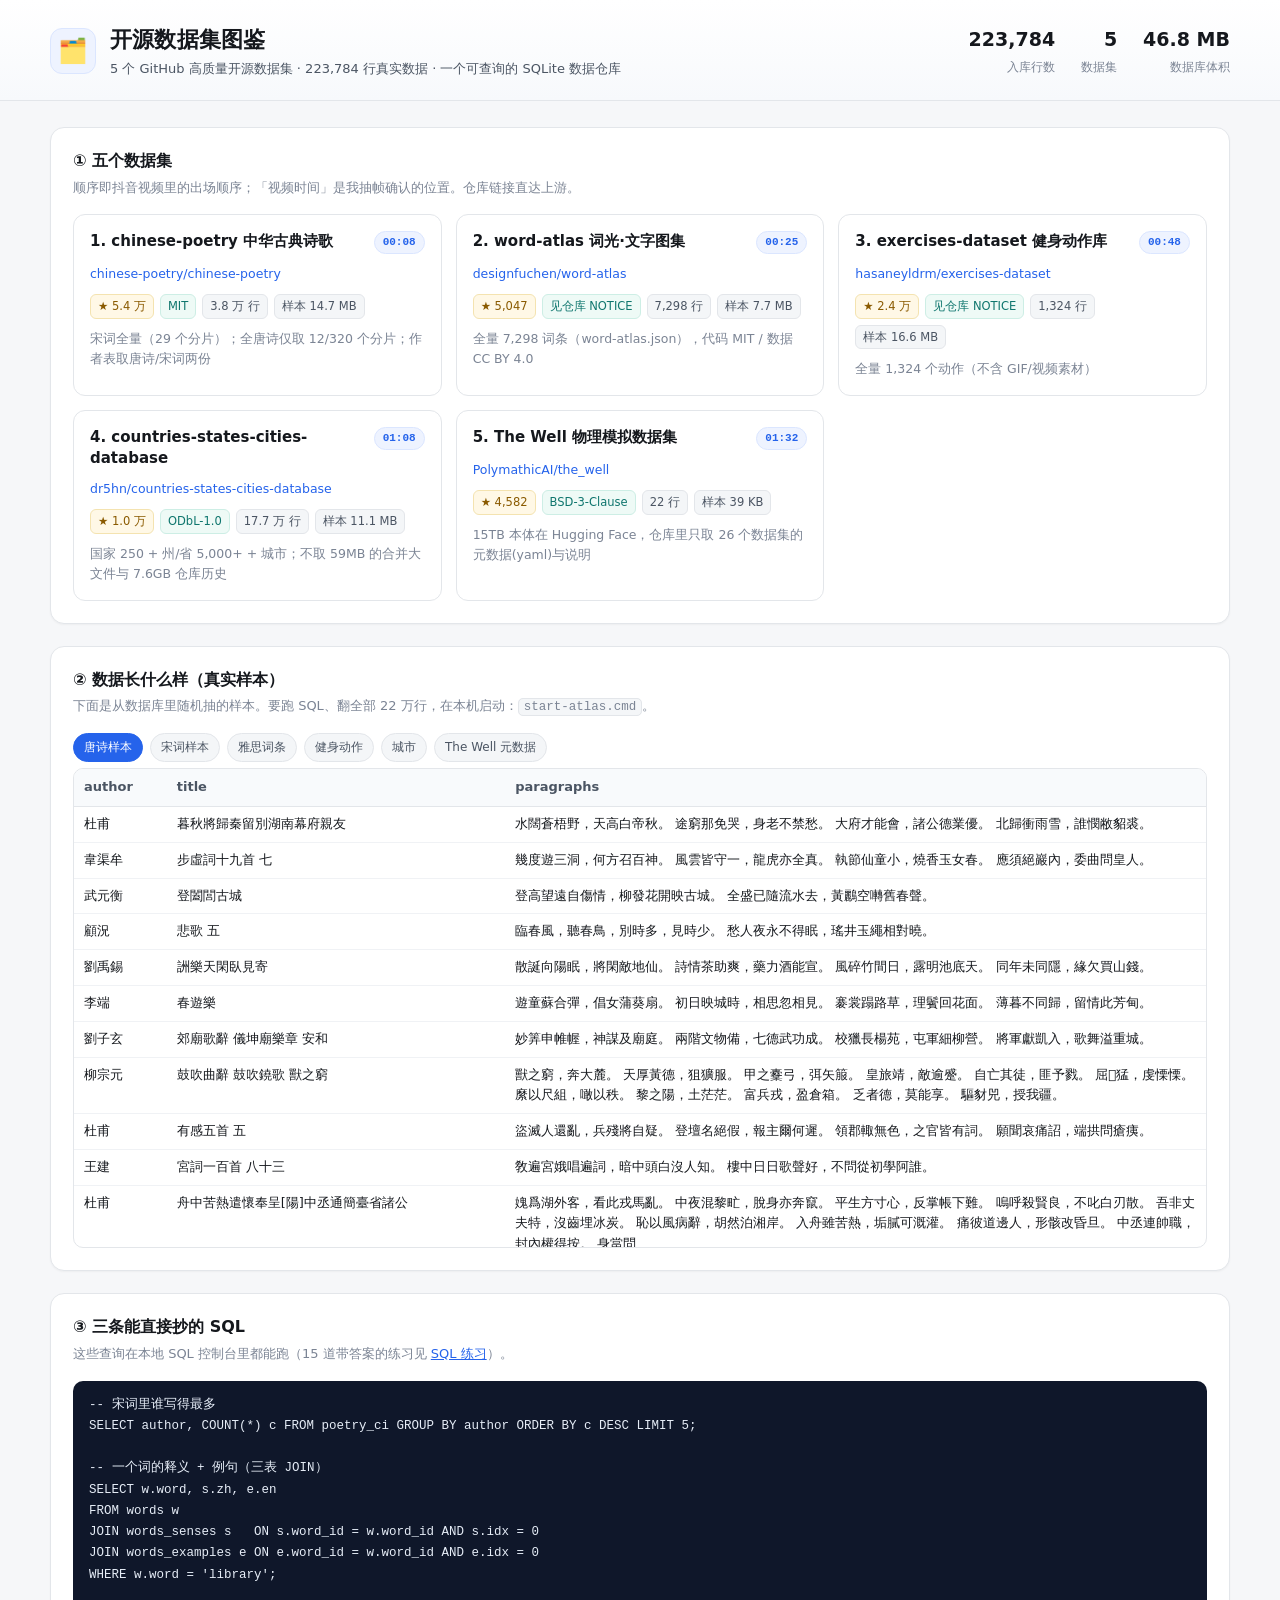
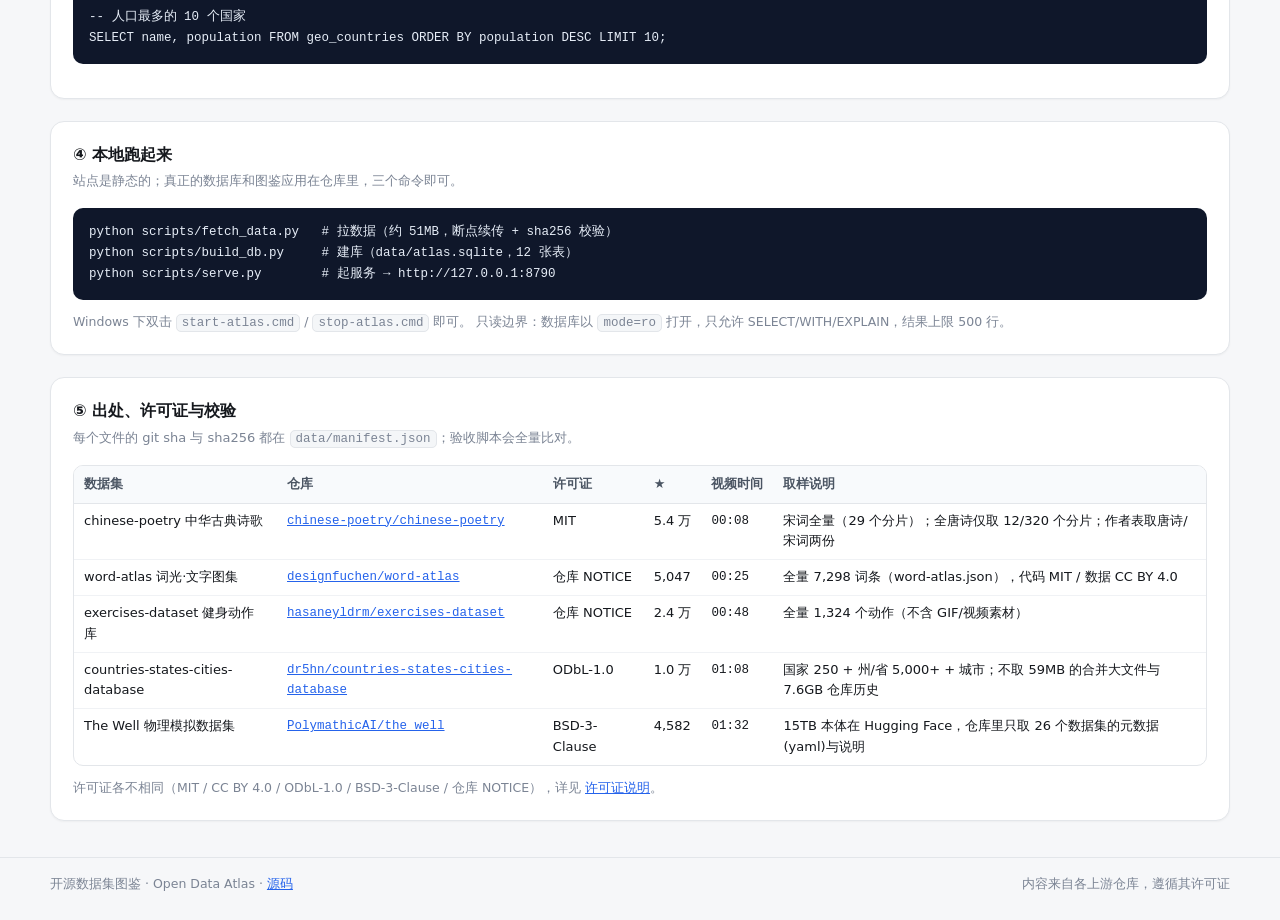
<file: docs/index.html>
<!doctype html>
<html lang="zh-CN">
<head>
<meta charset="utf-8" />
<meta name="color-scheme" content="only light" />
<meta name="viewport" content="width=device-width, initial-scale=1" />
<title>开源数据集图鉴 · Open Data Atlas</title>
<meta name="description" content="抖音视频里 5 个 GitHub 高质量开源数据集：唐代宋词、雅思词库、健身动作、国家城市、The Well 物理模拟。已落地为可查询的 SQLite 数据仓库。" />
<link rel="icon" href="data:image/svg+xml,<svg xmlns='http://www.w3.org/2000/svg' viewBox='0 0 32 32'><text y='26' font-size='26'>🗂️</text></svg>" />
<link rel="stylesheet" href="./style.css" />
</head>
<body>
<header class="top">
  <div class="wrap top-inner">
    <div class="brand">
      <div class="logo">🗂️</div>
      <div>
        <h1>开源数据集图鉴</h1>
        <p class="sub">5 个 GitHub 高质量开源数据集 · 223,784 行真实数据 · 一个可查询的 SQLite 数据仓库</p>
      </div>
    </div>
    <div class="stats">
      <div><b>223,784</b><span>入库行数</span></div>
      <div><b>5</b><span>数据集</span></div>
      <div><b>46.8 MB</b><span>数据库体积</span></div>
    </div>
  </div>
</header>

<main class="wrap">
  <section class="panel">
    <div class="panel-head">
      <h2>① 五个数据集</h2>
      <p>顺序即抖音视频里的出场顺序；「视频时间」是我抽帧确认的位置。仓库链接直达上游。</p>
    </div>
    <div class="cards" id="cards"><div class="loading">加载中…</div></div>
  </section>

  <section class="panel">
    <div class="panel-head">
      <h2>② 数据长什么样（真实样本）</h2>
      <p>下面是从数据库里随机抽的样本。要跑 SQL、翻全部 22 万行，在本机启动：<code>start-atlas.cmd</code>。</p>
    </div>
    <div class="chips" id="previewTabs"></div>
    <div class="table-wrap"><table id="previewTable"></table></div>
  </section>

  <section class="panel">
    <div class="panel-head">
      <h2>③ 三条能直接抄的 SQL</h2>
      <p>这些查询在本地 SQL 控制台里都能跑（15 道带答案的练习见 <a href="./sql-practice.html">SQL 练习</a>）。</p>
    </div>
    <pre class="codeblock"><code>-- 宋词里谁写得最多
SELECT author, COUNT(*) c FROM poetry_ci GROUP BY author ORDER BY c DESC LIMIT 5;

-- 一个词的释义 + 例句（三表 JOIN）
SELECT w.word, s.zh, e.en
FROM words w
JOIN words_senses s   ON s.word_id = w.word_id AND s.idx = 0
JOIN words_examples e ON e.word_id = w.word_id AND e.idx = 0
WHERE w.word = 'library';

-- 人口最多的 10 个国家
SELECT name, population FROM geo_countries ORDER BY population DESC LIMIT 10;</code></pre>
  </section>

  <section class="panel">
    <div class="panel-head">
      <h2>④ 本地跑起来</h2>
      <p>站点是静态的；真正的数据库和图鉴应用在仓库里，三个命令即可。</p>
    </div>
    <pre class="codeblock"><code>python scripts/fetch_data.py   # 拉数据（约 51MB，断点续传 + sha256 校验）
python scripts/build_db.py     # 建库（data/atlas.sqlite，12 张表）
python scripts/serve.py        # 起服务 → http://127.0.0.1:8790</code></pre>
    <p class="footnote">Windows 下双击 <code>start-atlas.cmd</code> / <code>stop-atlas.cmd</code> 即可。
    只读边界：数据库以 <code>mode=ro</code> 打开，只允许 SELECT/WITH/EXPLAIN，结果上限 500 行。</p>
  </section>

  <section class="panel">
    <div class="panel-head">
      <h2>⑤ 出处、许可证与校验</h2>
      <p>每个文件的 git sha 与 sha256 都在 <code>data/manifest.json</code>；验收脚本会全量比对。</p>
    </div>
    <div class="table-wrap"><table id="sourceTable"></table></div>
    <p class="footnote">许可证各不相同（MIT / CC BY 4.0 / ODbL-1.0 / BSD-3-Clause / 仓库 NOTICE），详见 <a href="./licenses.html">许可证说明</a>。</p>
  </section>
</main>

<footer class="bottom">
  <div class="wrap">
    <span>开源数据集图鉴 · Open Data Atlas · <a href="https://github.com/xushan628/open-data-atlas">源码</a></span>
    <span>内容来自各上游仓库，遵循其许可证</span>
  </div>
</footer>

<script src="./app.js"></script>
</body>
</html>
</file>
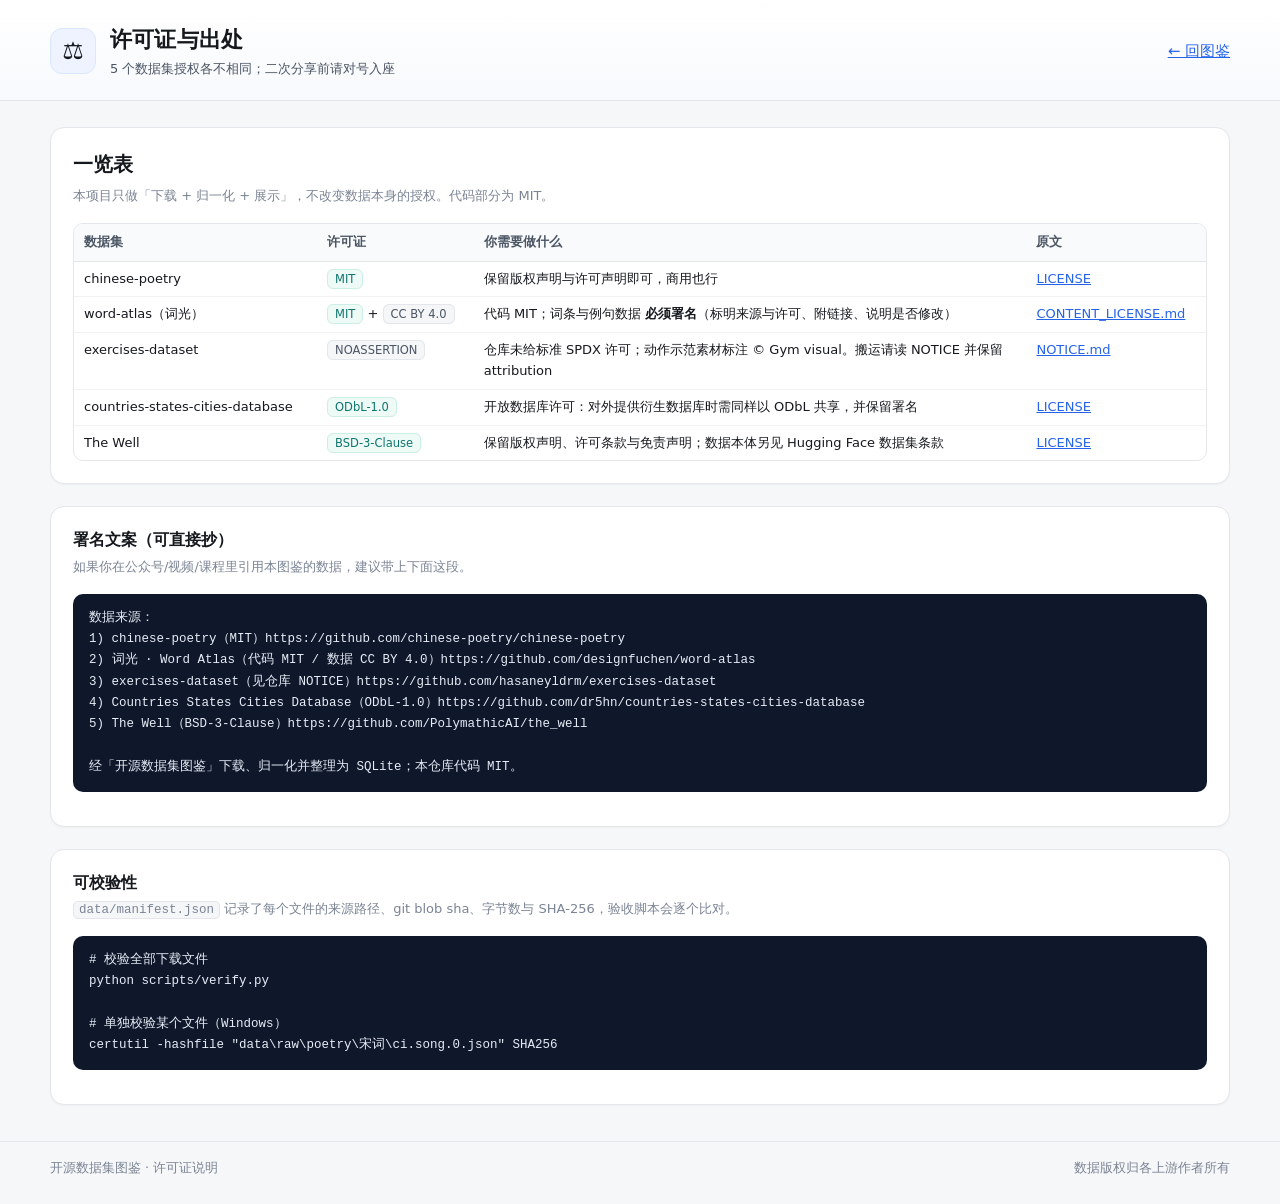
<file: docs/licenses.html>
<!doctype html>
<html lang="zh-CN">
<head>
<meta charset="utf-8" />
<meta name="color-scheme" content="only light" />
<meta name="viewport" content="width=device-width, initial-scale=1" />
<title>许可证与出处 · 开源数据集图鉴</title>
<link rel="stylesheet" href="./style.css" />
</head>
<body>
<header class="top">
  <div class="wrap top-inner">
    <div class="brand">
      <div class="logo">⚖️</div>
      <div>
        <h1>许可证与出处</h1>
        <p class="sub">5 个数据集授权各不相同；二次分享前请对号入座</p>
      </div>
    </div>
    <div><a href="./index.html">← 回图鉴</a></div>
  </div>
</header>
<main class="wrap">
  <section class="panel">
    <div class="panel-head">
      <h2 class="page-title">一览表</h2>
      <p>本项目只做「下载 + 归一化 + 展示」，不改变数据本身的授权。代码部分为 MIT。</p>
    </div>
    <div class="table-wrap">
      <table>
        <thead><tr><th>数据集</th><th>许可证</th><th>你需要做什么</th><th>原文</th></tr></thead>
        <tbody>
          <tr>
            <td>chinese-poetry</td>
            <td><span class="badge lic">MIT</span></td>
            <td>保留版权声明与许可声明即可，商用也行</td>
            <td><a href="https://github.com/chinese-poetry/chinese-poetry/blob/master/LICENSE" target="_blank" rel="noopener">LICENSE</a></td>
          </tr>
          <tr>
            <td>word-atlas（词光）</td>
            <td><span class="badge lic">MIT</span> + <span class="badge">CC BY 4.0</span></td>
            <td>代码 MIT；词条与例句数据 <b>必须署名</b>（标明来源与许可、附链接、说明是否修改）</td>
            <td><a href="https://github.com/designfuchen/word-atlas/blob/main/CONTENT_LICENSE.md" target="_blank" rel="noopener">CONTENT_LICENSE.md</a></td>
          </tr>
          <tr>
            <td>exercises-dataset</td>
            <td><span class="badge">NOASSERTION</span></td>
            <td>仓库未给标准 SPDX 许可；动作示范素材标注 © Gym visual。搬运请读 NOTICE 并保留 attribution</td>
            <td><a href="https://github.com/hasaneyldrm/exercises-dataset/blob/main/NOTICE.md" target="_blank" rel="noopener">NOTICE.md</a></td>
          </tr>
          <tr>
            <td>countries-states-cities-database</td>
            <td><span class="badge lic">ODbL-1.0</span></td>
            <td>开放数据库许可：对外提供衍生数据库时需同样以 ODbL 共享，并保留署名</td>
            <td><a href="https://github.com/dr5hn/countries-states-cities-database/blob/master/LICENSE" target="_blank" rel="noopener">LICENSE</a></td>
          </tr>
          <tr>
            <td>The Well</td>
            <td><span class="badge lic">BSD-3-Clause</span></td>
            <td>保留版权声明、许可条款与免责声明；数据本体另见 Hugging Face 数据集条款</td>
            <td><a href="https://github.com/PolymathicAI/the_well/blob/main/LICENSE" target="_blank" rel="noopener">LICENSE</a></td>
          </tr>
        </tbody>
      </table>
    </div>
  </section>

  <section class="panel">
    <div class="panel-head">
      <h2>署名文案（可直接抄）</h2>
      <p>如果你在公众号/视频/课程里引用本图鉴的数据，建议带上下面这段。</p>
    </div>
    <pre class="codeblock"><code>数据来源：
1) chinese-poetry（MIT）https://github.com/chinese-poetry/chinese-poetry
2) 词光 · Word Atlas（代码 MIT / 数据 CC BY 4.0）https://github.com/designfuchen/word-atlas
3) exercises-dataset（见仓库 NOTICE）https://github.com/hasaneyldrm/exercises-dataset
4) Countries States Cities Database（ODbL-1.0）https://github.com/dr5hn/countries-states-cities-database
5) The Well（BSD-3-Clause）https://github.com/PolymathicAI/the_well

经「开源数据集图鉴」下载、归一化并整理为 SQLite；本仓库代码 MIT。</code></pre>
  </section>

  <section class="panel">
    <div class="panel-head">
      <h2>可校验性</h2>
      <p><code>data/manifest.json</code> 记录了每个文件的来源路径、git blob sha、字节数与 SHA-256，验收脚本会逐个比对。</p>
    </div>
    <pre class="codeblock"><code># 校验全部下载文件
python scripts/verify.py

# 单独校验某个文件（Windows）
certutil -hashfile "data\raw\poetry\宋词\ci.song.0.json" SHA256</code></pre>
  </section>
</main>
<footer class="bottom">
  <div class="wrap">
    <span>开源数据集图鉴 · 许可证说明</span>
    <span>数据版权归各上游作者所有</span>
  </div>
</footer>
</body>
</html>
</file>
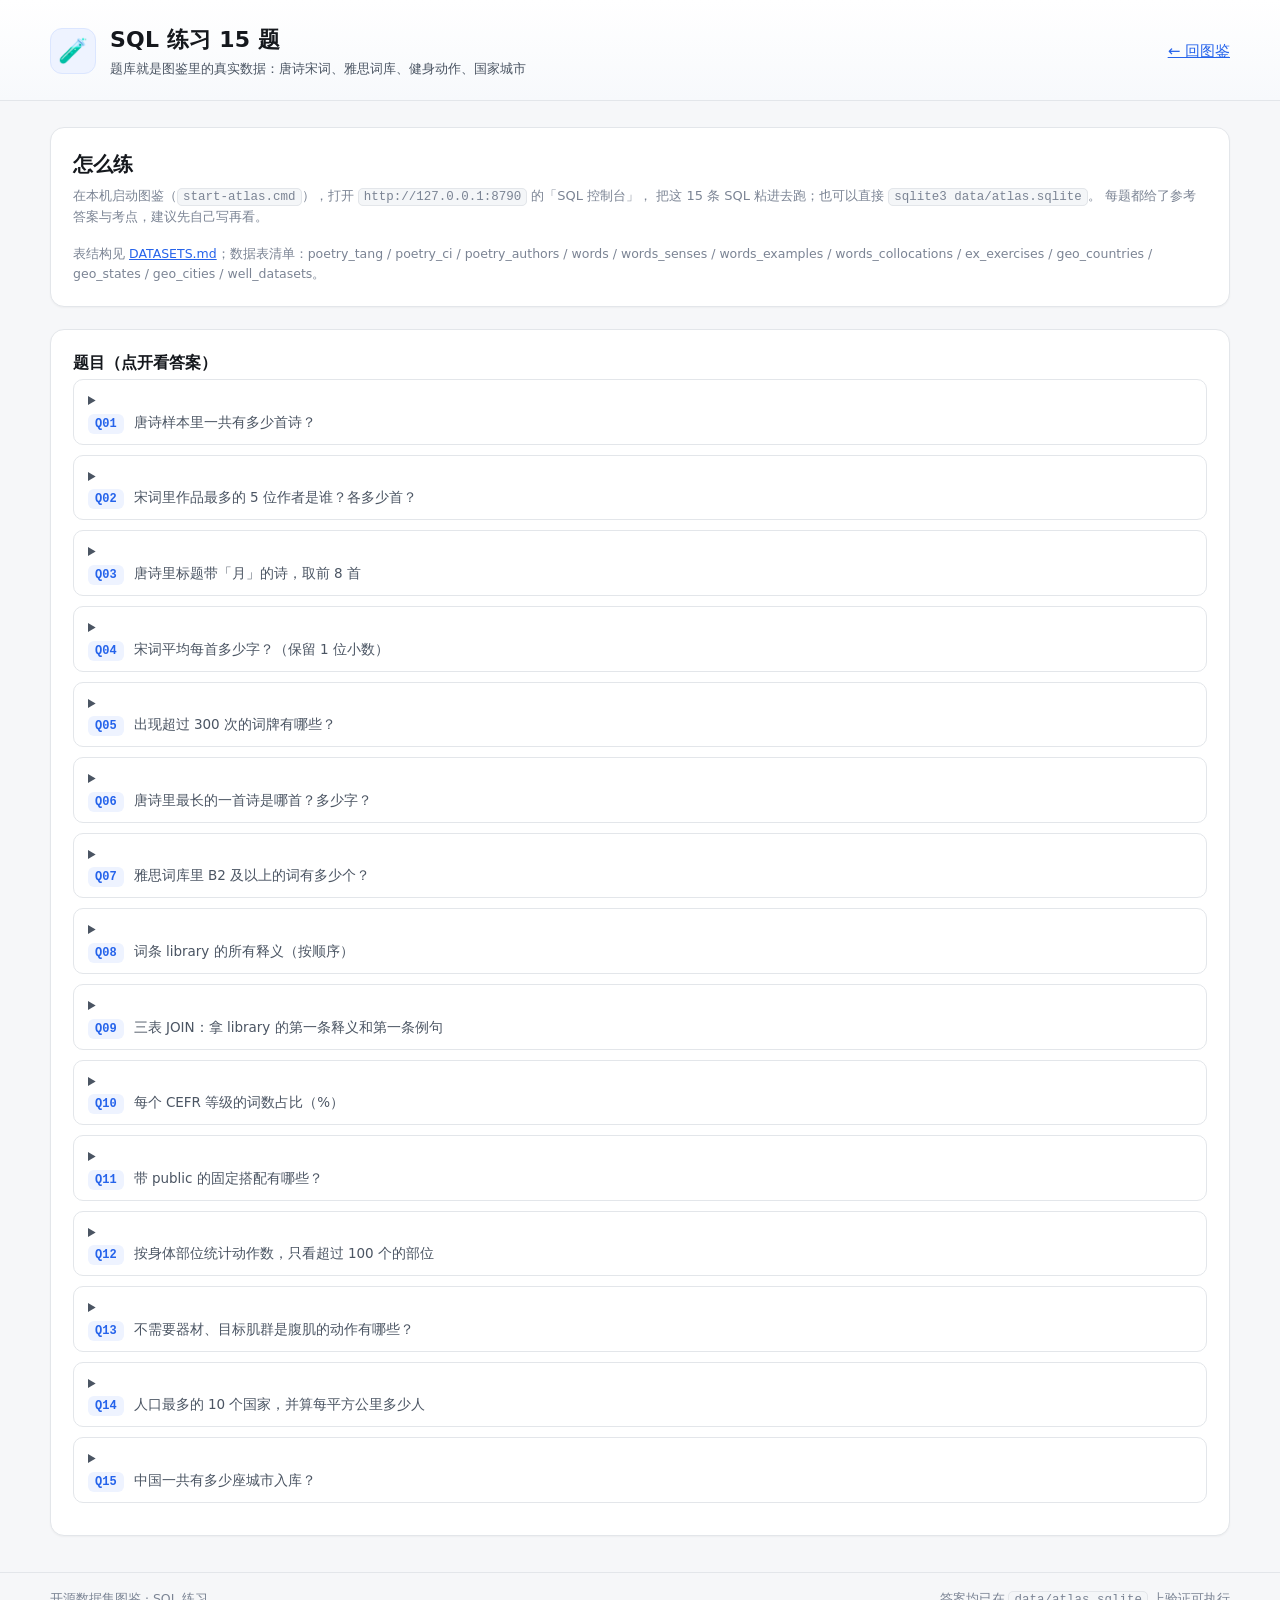
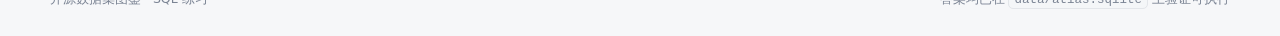
<file: docs/sql-practice.html>
<!doctype html>
<html lang="zh-CN">
<head>
<meta charset="utf-8" />
<meta name="color-scheme" content="only light" />
<meta name="viewport" content="width=device-width, initial-scale=1" />
<title>SQL 练习 15 题 · 开源数据集图鉴</title>
<link rel="stylesheet" href="./style.css" />
</head>
<body>
<header class="top">
  <div class="wrap top-inner">
    <div class="brand">
      <div class="logo">🧪</div>
      <div>
        <h1>SQL 练习 15 题</h1>
        <p class="sub">题库就是图鉴里的真实数据：唐诗宋词、雅思词库、健身动作、国家城市</p>
      </div>
    </div>
    <div><a href="./index.html">← 回图鉴</a></div>
  </div>
</header>
<main class="wrap">
  <section class="panel">
    <div class="panel-head">
      <h2 class="page-title">怎么练</h2>
      <p>
        在本机启动图鉴（<code>start-atlas.cmd</code>），打开 <code>http://127.0.0.1:8790</code> 的「SQL 控制台」，
        把这 15 条 SQL 粘进去跑；也可以直接 <code>sqlite3 data/atlas.sqlite</code>。
        每题都给了参考答案与考点，建议先自己写再看。
      </p>
    </div>
    <p class="footnote">表结构见 <a href="../DATASETS.md">DATASETS.md</a>；数据表清单：poetry_tang / poetry_ci / poetry_authors / words / words_senses / words_examples / words_collocations / ex_exercises / geo_countries / geo_states / geo_cities / well_datasets。</p>
  </section>
  <section class="panel">
    <div class="panel-head"><h2>题目（点开看答案）</h2></div>
  <details>
    <summary><span class="q"><span class="no">Q01</span><span>唐诗样本里一共有多少首诗？</span></span></summary>
    <p class="footnote">考点：COUNT(*)</p>
    <pre class="codeblock"><code>SELECT COUNT(*) AS 诗数 FROM poetry_tang;</code></pre>
  </details>
  <details>
    <summary><span class="q"><span class="no">Q02</span><span>宋词里作品最多的 5 位作者是谁？各多少首？</span></span></summary>
    <p class="footnote">考点：GROUP BY + ORDER BY + LIMIT</p>
    <pre class="codeblock"><code>SELECT author, COUNT(*) AS n FROM poetry_ci GROUP BY author ORDER BY n DESC LIMIT 5;</code></pre>
  </details>
  <details>
    <summary><span class="q"><span class="no">Q03</span><span>唐诗里标题带「月」的诗，取前 8 首</span></span></summary>
    <p class="footnote">考点：LIKE 模糊匹配</p>
    <pre class="codeblock"><code>SELECT author, title FROM poetry_tang WHERE title LIKE &#x27;%月%&#x27; LIMIT 8;</code></pre>
  </details>
  <details>
    <summary><span class="q"><span class="no">Q04</span><span>宋词平均每首多少字？（保留 1 位小数）</span></span></summary>
    <p class="footnote">考点：聚合函数 AVG/MIN/MAX + ROUND</p>
    <pre class="codeblock"><code>SELECT ROUND(AVG(char_count), 1) AS 平均字数, MIN(char_count) AS 最短, MAX(char_count) AS 最长 FROM poetry_ci;</code></pre>
  </details>
  <details>
    <summary><span class="q"><span class="no">Q05</span><span>出现超过 300 次的词牌有哪些？</span></span></summary>
    <p class="footnote">考点：HAVING 过滤分组</p>
    <pre class="codeblock"><code>SELECT rhythmic, COUNT(*) AS n FROM poetry_ci GROUP BY rhythmic HAVING COUNT(*) &gt; 300 ORDER BY n DESC;</code></pre>
  </details>
  <details>
    <summary><span class="q"><span class="no">Q06</span><span>唐诗里最长的一首诗是哪首？多少字？</span></span></summary>
    <p class="footnote">考点：排序取 Top1</p>
    <pre class="codeblock"><code>SELECT title, author, char_count FROM poetry_tang ORDER BY char_count DESC LIMIT 1;</code></pre>
  </details>
  <details>
    <summary><span class="q"><span class="no">Q07</span><span>雅思词库里 B2 及以上的词有多少个？</span></span></summary>
    <p class="footnote">考点：IN + GROUP BY</p>
    <pre class="codeblock"><code>SELECT cefr, COUNT(*) AS n FROM words WHERE cefr IN (&#x27;B2&#x27;,&#x27;C1&#x27;,&#x27;C2&#x27;) GROUP BY cefr ORDER BY cefr;</code></pre>
  </details>
  <details>
    <summary><span class="q"><span class="no">Q08</span><span>词条 library 的所有释义（按顺序）</span></span></summary>
    <p class="footnote">考点：按主键/索引列筛选</p>
    <pre class="codeblock"><code>SELECT idx, pos, zh FROM words_senses WHERE word_id = &#x27;library&#x27; ORDER BY idx;</code></pre>
  </details>
  <details>
    <summary><span class="q"><span class="no">Q09</span><span>三表 JOIN：拿 library 的第一条释义和第一条例句</span></span></summary>
    <p class="footnote">考点：多表 JOIN + 复合条件</p>
    <pre class="codeblock"><code>SELECT w.word, s.zh AS 释义, e.en AS 例句 FROM words w JOIN words_senses s ON s.word_id = w.word_id AND s.idx = 0 JOIN words_examples e ON e.word_id = w.word_id AND e.idx = 0 WHERE w.word = &#x27;library&#x27;;</code></pre>
  </details>
  <details>
    <summary><span class="q"><span class="no">Q10</span><span>每个 CEFR 等级的词数占比（%）</span></span></summary>
    <p class="footnote">考点：子查询做分母</p>
    <pre class="codeblock"><code>SELECT cefr, COUNT(*) AS n, ROUND(100.0 * COUNT(*) / (SELECT COUNT(*) FROM words), 1) AS pct FROM words GROUP BY cefr ORDER BY cefr;</code></pre>
  </details>
  <details>
    <summary><span class="q"><span class="no">Q11</span><span>带 public 的固定搭配有哪些？</span></span></summary>
    <p class="footnote">考点：子表 LIKE</p>
    <pre class="codeblock"><code>SELECT word_id, collocation, zh FROM words_collocations WHERE collocation LIKE &#x27;%public%&#x27; LIMIT 10;</code></pre>
  </details>
  <details>
    <summary><span class="q"><span class="no">Q12</span><span>按身体部位统计动作数，只看超过 100 个的部位</span></span></summary>
    <p class="footnote">考点：HAVING + 阈值</p>
    <pre class="codeblock"><code>SELECT body_part, COUNT(*) AS n FROM ex_exercises GROUP BY body_part HAVING COUNT(*) &gt;= 100 ORDER BY n DESC;</code></pre>
  </details>
  <details>
    <summary><span class="q"><span class="no">Q13</span><span>不需要器材、目标肌群是腹肌的动作有哪些？</span></span></summary>
    <p class="footnote">考点：多条件 AND</p>
    <pre class="codeblock"><code>SELECT name, category, target FROM ex_exercises WHERE equipment = &#x27;body weight&#x27; AND target LIKE &#x27;%abs%&#x27; LIMIT 10;</code></pre>
  </details>
  <details>
    <summary><span class="q"><span class="no">Q14</span><span>人口最多的 10 个国家，并算每平方公里多少人</span></span></summary>
    <p class="footnote">考点：算术表达式 + 别名</p>
    <pre class="codeblock"><code>SELECT name, population, area_sq_km, ROUND(population / area_sq_km, 1) AS 人口密度 FROM geo_countries WHERE area_sq_km &gt; 0 ORDER BY population DESC LIMIT 10;</code></pre>
  </details>
  <details>
    <summary><span class="q"><span class="no">Q15</span><span>中国一共有多少座城市入库？</span></span></summary>
    <p class="footnote">考点：按国家名统计</p>
    <pre class="codeblock"><code>SELECT COUNT(*) AS 城市数 FROM geo_cities WHERE country_name = &#x27;China&#x27;;</code></pre>
  </details>
  </section>
</main>
<footer class="bottom">
  <div class="wrap">
    <span>开源数据集图鉴 · SQL 练习</span>
    <span>答案均已在 <code>data/atlas.sqlite</code> 上验证可执行</span>
  </div>
</footer>
</body>
</html>
</file>
<file: docs/style.css>
:root {
  --bg: #f6f7f9;
  --panel: #ffffff;
  --ink: #15181d;
  --ink-2: #4b5563;
  --ink-3: #7b8494;
  --line: #e3e6ea;
  --accent: #2563eb;
  --accent-soft: #eef3ff;
  --ok: #0f766e;
  --warn: #b45309;
  --code: "JetBrains Mono", "Cascadia Mono", Consolas, "Courier New", monospace;
}

* { box-sizing: border-box; }

html, body {
  margin: 0;
  padding: 0;
  background: var(--bg);
  color: var(--ink);
  font: 15px/1.6 "PingFang SC", "Microsoft YaHei", "Segoe UI", system-ui, -apple-system, sans-serif;
}

.wrap { width: min(1180px, calc(100% - 40px)); margin: 0 auto; }

/* ---------- header ---------- */
.top {
  background: linear-gradient(180deg, #ffffff 0%, #f7f9fc 100%);
  border-bottom: 1px solid var(--line);
}
.top-inner {
  display: flex;
  align-items: center;
  justify-content: space-between;
  gap: 24px;
  padding: 22px 0 20px;
  flex-wrap: wrap;
}
.brand { display: flex; align-items: center; gap: 14px; }
.logo {
  width: 46px; height: 46px; border-radius: 12px;
  display: grid; place-items: center; font-size: 24px;
  background: var(--accent-soft); border: 1px solid #dbe6ff;
}
h1 { font-size: 22px; margin: 0; letter-spacing: .2px; }
.sub { margin: 2px 0 0; color: var(--ink-2); font-size: 13px; }

.stats { display: flex; gap: 26px; }
.stats div { text-align: right; }
.stats b { display: block; font-size: 19px; font-variant-numeric: tabular-nums; }
.stats span { color: var(--ink-3); font-size: 12px; }

/* ---------- panels ---------- */
main { padding: 26px 0 10px; display: grid; gap: 22px; }
.panel {
  background: var(--panel);
  border: 1px solid var(--line);
  border-radius: 14px;
  padding: 20px 22px 22px;
  box-shadow: 0 1px 2px rgba(20, 24, 35, .04);
}
.panel-head h2 { font-size: 16px; margin: 0 0 4px; }
.panel-head p { margin: 0 0 16px; color: var(--ink-3); font-size: 13px; }

/* ---------- dataset cards ---------- */
.cards {
  display: grid;
  grid-template-columns: repeat(auto-fill, minmax(320px, 1fr));
  gap: 14px;
}
.card {
  border: 1px solid var(--line);
  border-radius: 12px;
  padding: 16px;
  display: flex;
  flex-direction: column;
  gap: 10px;
  background: #fff;
  transition: border-color .15s ease, transform .15s ease;
}
.card:hover { border-color: #c7d5f5; transform: translateY(-1px); }
.card-top { display: flex; align-items: flex-start; justify-content: space-between; gap: 10px; }
.card h3 { margin: 0; font-size: 15px; line-height: 1.4; }
.ts {
  flex: none; font: 600 11px/1 var(--code);
  color: var(--accent); background: var(--accent-soft);
  border: 1px solid #dbe6ff; border-radius: 999px; padding: 5px 8px;
}
.repo { font-size: 12.5px; color: var(--ink-2); word-break: break-all; }
.repo a { color: var(--accent); text-decoration: none; }
.repo a:hover { text-decoration: underline; }
.badges { display: flex; flex-wrap: wrap; gap: 6px; }
.badge {
  font-size: 11.5px; color: var(--ink-2);
  background: #f4f6f8; border: 1px solid var(--line);
  border-radius: 6px; padding: 2px 7px;
}
.badge.star { color: #8a5a00; background: #fff8e6; border-color: #f4e3b0; }
.badge.lic { color: var(--ok); background: #eefaf6; border-color: #cdeee5; }
.note { font-size: 12.5px; color: var(--ink-3); margin: 0; }
.card-actions { margin-top: auto; display: flex; gap: 8px; }

/* ---------- controls ---------- */
button {
  font: inherit; cursor: pointer;
  border-radius: 8px; border: 1px solid var(--line);
  padding: 7px 14px; background: #fff; color: var(--ink);
  transition: background .12s ease, border-color .12s ease;
}
button:hover { border-color: #c3ccda; background: #fafbfd; }
button.primary { background: var(--accent); border-color: var(--accent); color: #fff; }
button.primary:hover { background: #1d4fd0; border-color: #1d4fd0; }
button.ghost { background: transparent; }
button:disabled { opacity: .5; cursor: not-allowed; }
button.small { padding: 5px 10px; font-size: 12.5px; }

.toolbar { display: flex; gap: 12px; align-items: flex-end; flex-wrap: wrap; margin-bottom: 10px; }
.toolbar label { display: flex; flex-direction: column; gap: 4px; font-size: 12px; color: var(--ink-3); }
.toolbar label.grow { flex: 1 1 240px; }
select, input, textarea {
  font: inherit; color: var(--ink);
  border: 1px solid var(--line); border-radius: 8px;
  background: #fff; padding: 7px 10px; outline: none;
}
select:focus, input:focus, textarea:focus { border-color: #9db8f0; box-shadow: 0 0 0 3px #eaf0ff; }
textarea {
  width: 100%; min-height: 88px; resize: vertical;
  font: 13px/1.55 var(--code);
  margin: 8px 0 10px;
}

.chips { display: flex; flex-wrap: wrap; gap: 7px; margin-bottom: 6px; }
.chip {
  font-size: 12px; color: var(--ink-2);
  background: #f4f6f8; border: 1px solid var(--line);
  border-radius: 999px; padding: 4px 10px; cursor: pointer;
}
.chip:hover { background: var(--accent-soft); border-color: #cddcfa; color: var(--accent); }

.meta-line { color: var(--ink-3); font-size: 12.5px; }
.meta-line b { color: var(--ink-2); font-variant-numeric: tabular-nums; }
.meta-line .err { color: #b91c1c; }

/* ---------- tables ---------- */
.table-wrap { overflow: auto; border: 1px solid var(--line); border-radius: 10px; max-height: 480px; }
table { border-collapse: collapse; width: 100%; font-size: 13px; }
thead th {
  position: sticky; top: 0; z-index: 1;
  background: #f8fafc; color: var(--ink-2);
  text-align: left; font-weight: 600;
  padding: 8px 10px; border-bottom: 1px solid var(--line);
  white-space: nowrap;
}
tbody td {
  padding: 7px 10px; border-bottom: 1px solid #f0f2f5;
  vertical-align: top; max-width: 520px;
  overflow-wrap: anywhere;
}
tbody tr:hover td { background: #fbfcfe; }
tbody tr:last-child td { border-bottom: none; }
td.num { font-variant-numeric: tabular-nums; }
td.mono { font-family: var(--code); font-size: 12.5px; }
td .clip { display: -webkit-box; -webkit-line-clamp: 4; -webkit-box-orient: vertical; overflow: hidden; }
.empty { padding: 26px; text-align: center; color: var(--ink-3); }

.pager { display: flex; align-items: center; gap: 12px; margin-top: 12px; }
.pager span { color: var(--ink-3); font-size: 12.5px; font-variant-numeric: tabular-nums; }

.footnote { color: var(--ink-3); font-size: 12.5px; margin: 12px 0 0; }
code {
  font: 12.5px/1.5 var(--code);
  background: #f4f6f8; border: 1px solid var(--line);
  border-radius: 5px; padding: 1px 5px;
}

.bottom {
  margin-top: 26px; padding: 16px 0 26px;
  border-top: 1px solid var(--line);
  color: var(--ink-3); font-size: 12.5px;
}
.bottom .wrap { display: flex; justify-content: space-between; gap: 16px; flex-wrap: wrap; }

.loading { color: var(--ink-3); padding: 20px; }

@media (max-width: 720px) {
  .stats { gap: 18px; }
  .stats div { text-align: left; }
  .panel { padding: 16px; }
}

/* ---------- 静态站补充样式 ---------- */
a { color: var(--accent); }
.chip.on { background: var(--accent); border-color: var(--accent); color: #fff; }
.codeblock {
  margin: 0 0 12px; padding: 14px 16px;
  background: #0f172a; color: #e6edf7;
  border-radius: 10px; overflow: auto;
  font: 12.5px/1.7 var(--code);
}
.codeblock code { background: none; border: 0; padding: 0; color: inherit; }
details {
  border: 1px solid var(--line); border-radius: 10px;
  padding: 10px 14px; margin-bottom: 10px; background: #fff;
}
details summary { cursor: pointer; color: var(--ink-2); font-size: 13.5px; }
details[open] summary { margin-bottom: 8px; color: var(--ink); }
details pre { margin: 0; }
.q { display: flex; gap: 10px; align-items: baseline; }
.q .no { flex: none; font: 600 12px/1 var(--code); color: var(--accent); background: var(--accent-soft); border-radius: 6px; padding: 4px 7px; }
h2.page-title { font-size: 20px; margin: 0 0 6px; }

td.num { white-space: nowrap; }
th { white-space: nowrap; }
</file>
